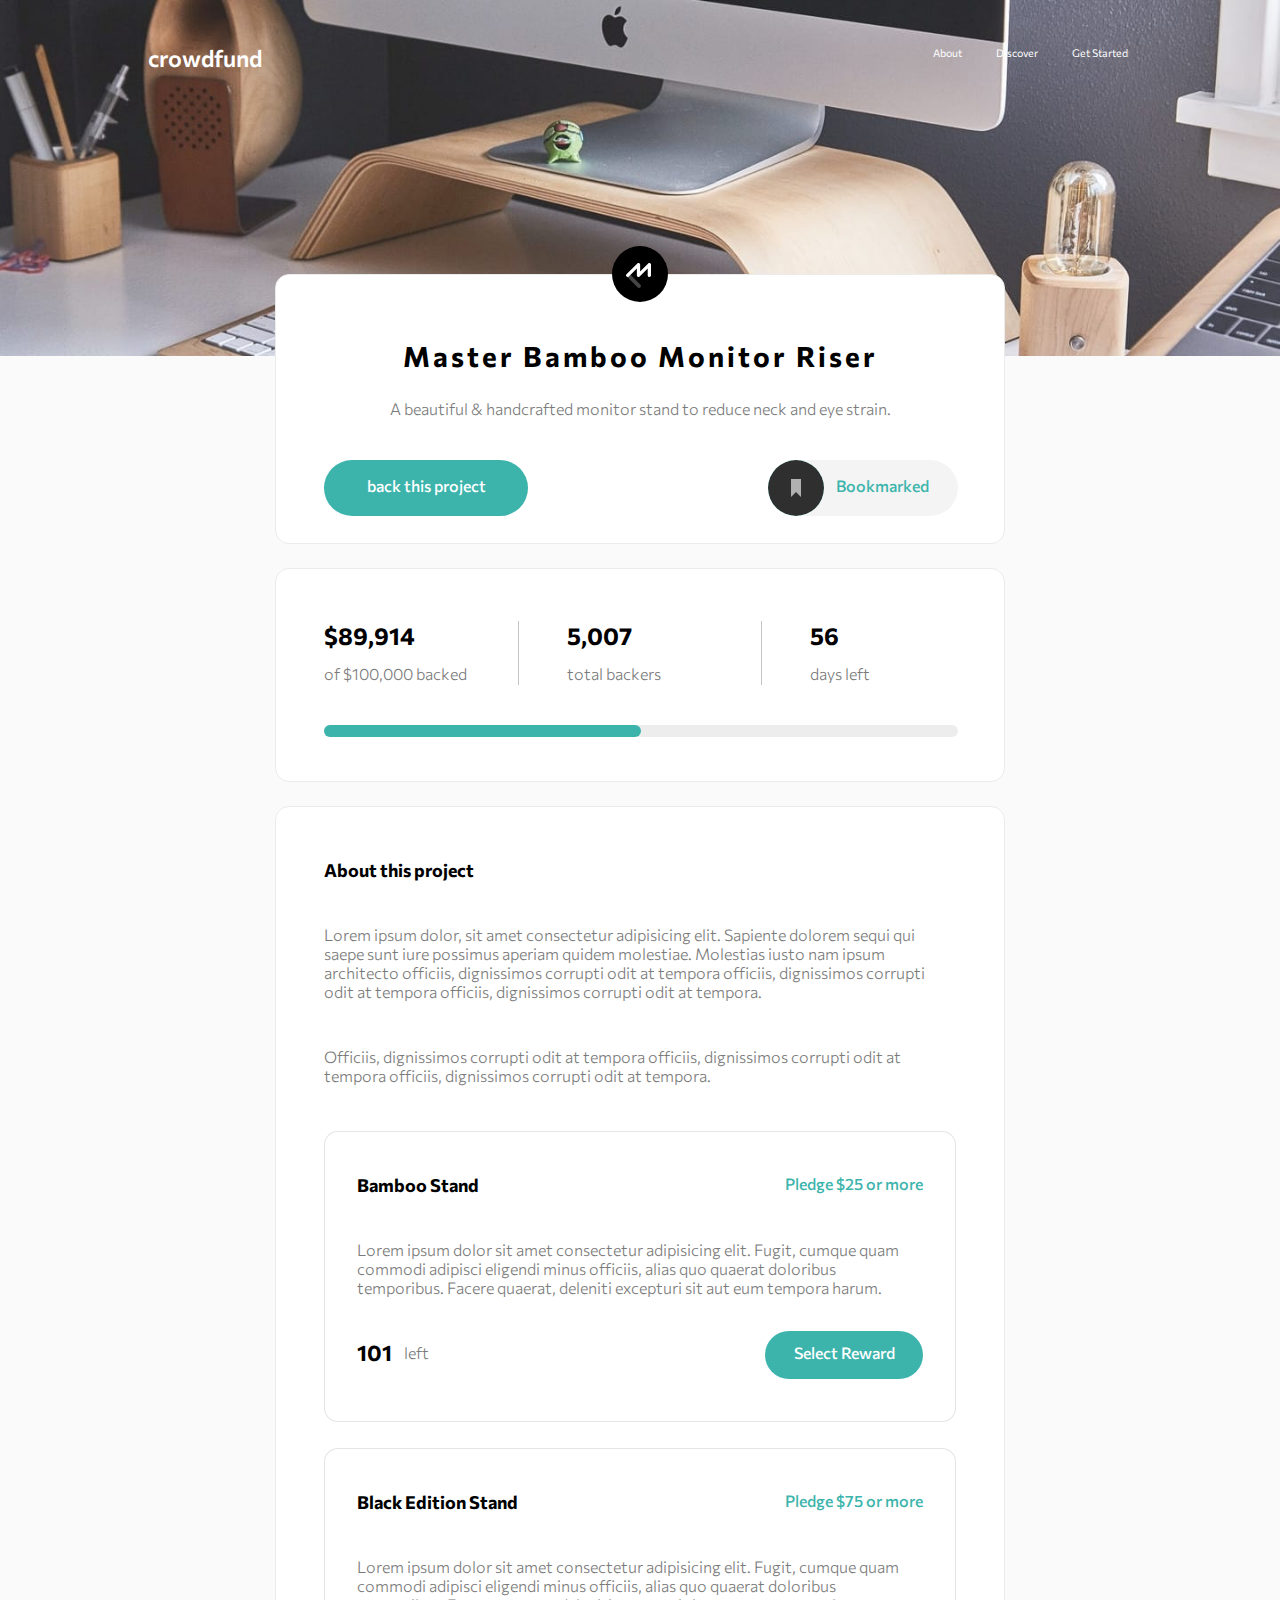
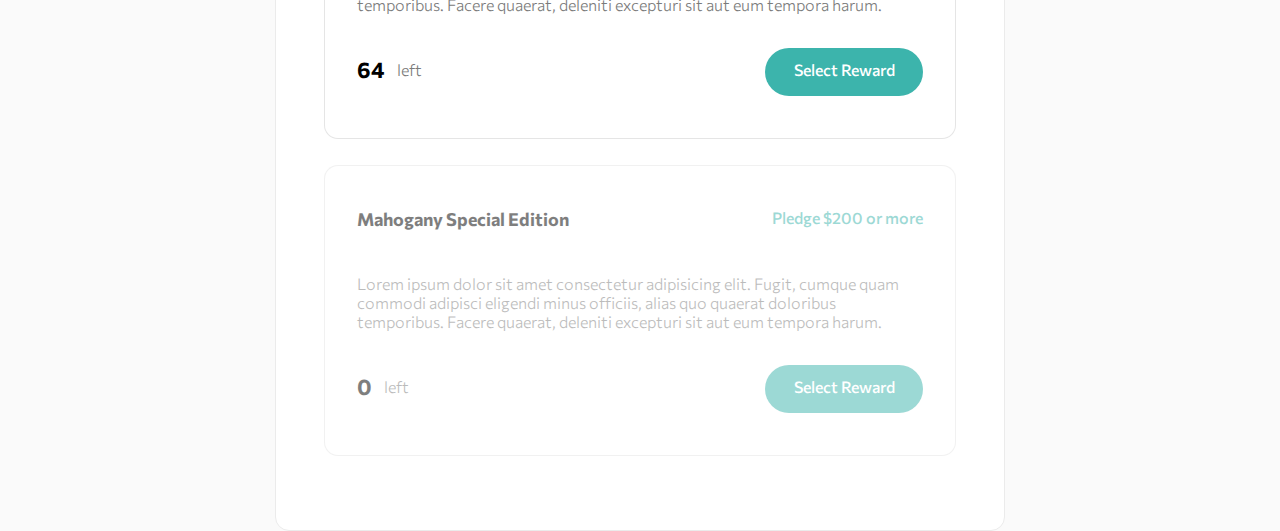
<file: index.html>
<!DOCTYPE html>
<html lang="en">
<head>
    <meta charset="UTF-8">
    <meta http-equiv="X-UA-Compatible" content="IE=edge">
    <meta name="viewport" content="width=device-width, initial-scale=1.0">
    <title>Crowd Funding Product Page</title>
    <link rel="stylesheet" href="app/css/style.css"> 
    <link rel="preconnect" href="https://fonts.googleapis.com">
    <link rel="preconnect" href="https://fonts.gstatic.com" crossorigin>
    <link href="https://fonts.googleapis.com/css2?family=Commissioner:wght@300;400;500&display=swap" rel="stylesheet">
</head>
<body>

    <!-- background image and nav bar -->
    <section class="header">
        <nav class="navFlex">
            <div class="item1" id="item1">crowdfund
                <div class="underLine" id="underline1"></div>
            </div>
            <div class="item2" id="item2">About
                <div class="underLine" id="underline2"></div>
            </div>
            <div class="item3" id="item3">Discover
                <div class="underLine" id="underline3"></div>
            </div>
            <div class="item4" id="item4">Get Started
                <div class="underLine last" id="underline4"></div>
            </div>
        </nav>
    </section>

    <!-- the main body -->
    <section class="mainBody">
        <img src="app/images/logo-mastercraft.svg" alt="">
        
        <!-- first title bar -->
        <section class="firstTitleBar">
            <section class="innerElements">
                <h1>Master Bamboo Monitor Riser</h1>
                <p>A beautiful & handcrafted monitor stand to reduce neck and eye strain.</p>
                
                <div class="firstTitleBarFlexContainer">
                    
                    <div class="backThisProject" onclick="openActiveModel()">
                        <p>back this project</p>
                    </div>

                    <!-- <div class="bookmarked"> -->
                    <div class="bookmarked" onclick="bookmarkedButton()">
                        <div class="bmlogo"></div>
                        <p>Bookmarked</p>
                    </div>

                </div>
            </section>
        </section>

        <!-- second title bar -->
        <section class="secondTitleBar">
            <section class="secondTitleBarFlex">
                <section class="secTitBarFlexItem">
                    <h1>$89,914</h1>
                    <p>of $100,000 backed</p>
                </section>
                <section class="secTitBarFlexItem">
                    <h1>5,007</h1>
                    <p>total backers</p>
                </section>
                <section class="secTitBarFlexItem last">
                    <h1>56</h1>
                    <p>days left</p>
                </section>
            </section>
            <section>
                <section class="grayBar">
                    <section class="greenBar"></section>
                </section>
            </section>
        </section>
        
        <!-- about this project  -->

        <section class="aboutThisProject">
            <h1>About this project</h1>
            <p>Lorem ipsum dolor, sit amet consectetur adipisicing elit. Sapiente dolorem sequi qui saepe sunt iure possimus aperiam quidem molestiae. Molestias iusto nam ipsum architecto officiis, dignissimos corrupti odit at tempora officiis, dignissimos corrupti odit at tempora officiis, dignissimos corrupti odit at tempora.</p>
            <p>Officiis, dignissimos corrupti odit at tempora officiis, dignissimos corrupti odit at tempora officiis, dignissimos
            corrupti odit at tempora.</p>

            <section class="mainProductBar">

                <!-- first bar  -->
                <section class="flex">
                    <h1>Bamboo Stand</h1>
                    <p>Pledge $25 or more</p>
                </section>
                <p class="para">Lorem ipsum dolor sit amet consectetur adipisicing elit. Fugit, cumque quam commodi adipisci eligendi minus officiis, alias quo quaerat doloribus temporibus. Facere quaerat, deleniti excepturi sit aut eum tempora harum.</p>
                <section class="secFlex">
                    <h1>101</h1>
                    <p>left</p>
                    <div onclick="openActiveModel()">
                        <p>Select Reward</p>
                    </div>
                </section>

            </section>


            <!-- second bar -->
            <section class="mainProductBar">
                <section class="flex">
                    <h1>Black Edition Stand</h1>
                    <p>Pledge $75 or more</p>
                </section>
                <p class="para">Lorem ipsum dolor sit amet consectetur adipisicing elit. Fugit, cumque quam commodi adipisci eligendi
                    minus officiis, alias quo quaerat doloribus temporibus. Facere quaerat, deleniti excepturi sit aut eum tempora
                    harum.</p>
                <section class="secFlex">
                    <h1>64</h1>
                    <p>left</p>
                    <div onclick="openActiveModel()">
                        <p>Select Reward</p>
                    </div>
                </section>

            </section>

            <!-- third bar  -->
            <section class="mainProductBar last">
                <section class="flex">
                    <h1>Mahogany Special Edition</h1>
                    <p>Pledge $200 or more</p>
                </section>
                <p class="para">Lorem ipsum dolor sit amet consectetur adipisicing elit. Fugit, cumque quam commodi adipisci eligendi
                    minus officiis, alias quo quaerat doloribus temporibus. Facere quaerat, deleniti excepturi sit aut eum tempora
                    harum.</p>
                <section class="secFlex">
                    <h1>0</h1>
                    <p>left</p>
                    <div>
                        <p>Select Reward</p>
                    </div>
                </section>
            </section>


        </section>
    </section>

    <!-- active state model default -->
    <section class="activeState hide">
        <section class="optionsDiv">
            <img src="app/images/icon-close-modal.svg" onclick="closeActiveModel()">
            <h1>Back this project</h1>
            <p>Lorem ipsum dolor sit amet consectetur adipisicing elit. Consequuntur repellendus facere alias, blanditiis voluptatem, quaerat, cupiditate vitae obcaecati nam provident harum quasi voluptatum similique ut ipsa quisquam ullam molestias tempora!</p>
 
            <!-- acive model first selector bar  -->
            <section class="activeModelBar" id="firstActiveBar" >
                <section class="clickable" onclick="activeBarToggle(0)"></section>

                <section class="flex">
                    <section class="bar">
                        <section class="barClicked hide"></section>
                    </section>
                    <h1 class="h1First">Bamboo Stand</h1>
                    <p class="pFirst ">Pledge $25 or more</p>
                    <h1 class="h1Sec">101</h1>
                    <p class="pSec">left</p>
                </section>
                <p>Lorem ipsum dolor, sit amet consectetur adipisicing elit. Laboriosam laudantium amet voluptatem hic consequatur! Ipsam corrupti harum error pariatur.</p>


                <section class="line hide"></section>

                <section class="toHideSection hide">

                    <section class="flexSec">
                        <input type="number" placeholder="Enter your pledge">
                        <!-- <p class="first">Enter your pledge</p> -->
                        <section class="moneyBtn flexMonBtn">
                            <h1>$</h1>
                            <p>25</p>
                        </section>
                        <section class="continueBtn">
                            <p>Continue</p>
                        </section>
                    </section>
                </section>

            </section>


            <!-- acive model second selector bar  -->
            <section class="activeModelBar">
                <section class="clickable" onclick="activeBarToggle(1)"></section>
            
                <section class="flex">
                    <section class="bar">
                        <section class="barClicked hide"></section>
                    </section>
                    <h1 class="h1First">Black Edition Stand</h1>
                    <p class="pFirst ">Pledge $75 or more</p>
                    <h1 class="h1Sec">64</h1>
                    <p class="pSec">left</p>
                </section>
                <p>Lorem ipsum dolor, sit amet consectetur adipisicing elit. Laboriosam laudantium amet voluptatem hic consequatur!
                    Ipsam corrupti harum error pariatur.</p>
            
            
                <section class="line hide"></section>
            
                <section class="toHideSection hide">
            
                    <section class="flexSec">
                        <input type="number" placeholder="Enter your pledge">
                        <!-- <p class="first">Enter your pledge</p> -->
                        <section class="moneyBtn flexMonBtn">
                            <h1>$</h1>
                            <p>75</p>
                        </section>
                        <section class="continueBtn">
                            <p>Continue</p>
                        </section>
                    </section>
                </section>
            
            </section>
        
            <!-- acive model third selector bar  -->
            <section class="activeModelBar">
                <section class="clickable" onclick="activeBarToggle(2)"></section>
            
                <section class="flex">
                    <section class="bar">
                        <section class="barClicked hide"></section>
                    </section>
                    <h1 class="h1First">Pledge with no reward</h1>
                    <p class="pFirst "></p>
                    <h1 class="h1Sec"></h1>
                    <p class="pSec"></p>
                </section>
                <p>Lorem ipsum dolor, sit amet consectetur adipisicing elit. Laboriosam laudantium amet voluptatem hic consequatur!
                    Ipsam corrupti harum error pariatur.</p>
            
            
                <section class="line hide"></section>
            
                <section class="toHideSection hide">
            
                    <section class="flexSec">
                        <input type="number" placeholder="Enter your pledge">
                        <!-- <p class="first">Enter your pledge</p> -->
                        <section class="moneyBtn flexMonBtn">
                            <h1>$</h1>
                            <p>any</p>
                        </section>
                        <section class="continueBtn">
                            <p>Continue</p>
                        </section>
                    </section>
                </section>
            
            </section>


        </section>
    </section>



    <script src="app/javascript/script.js"></script>
</body>
</html>
</file>
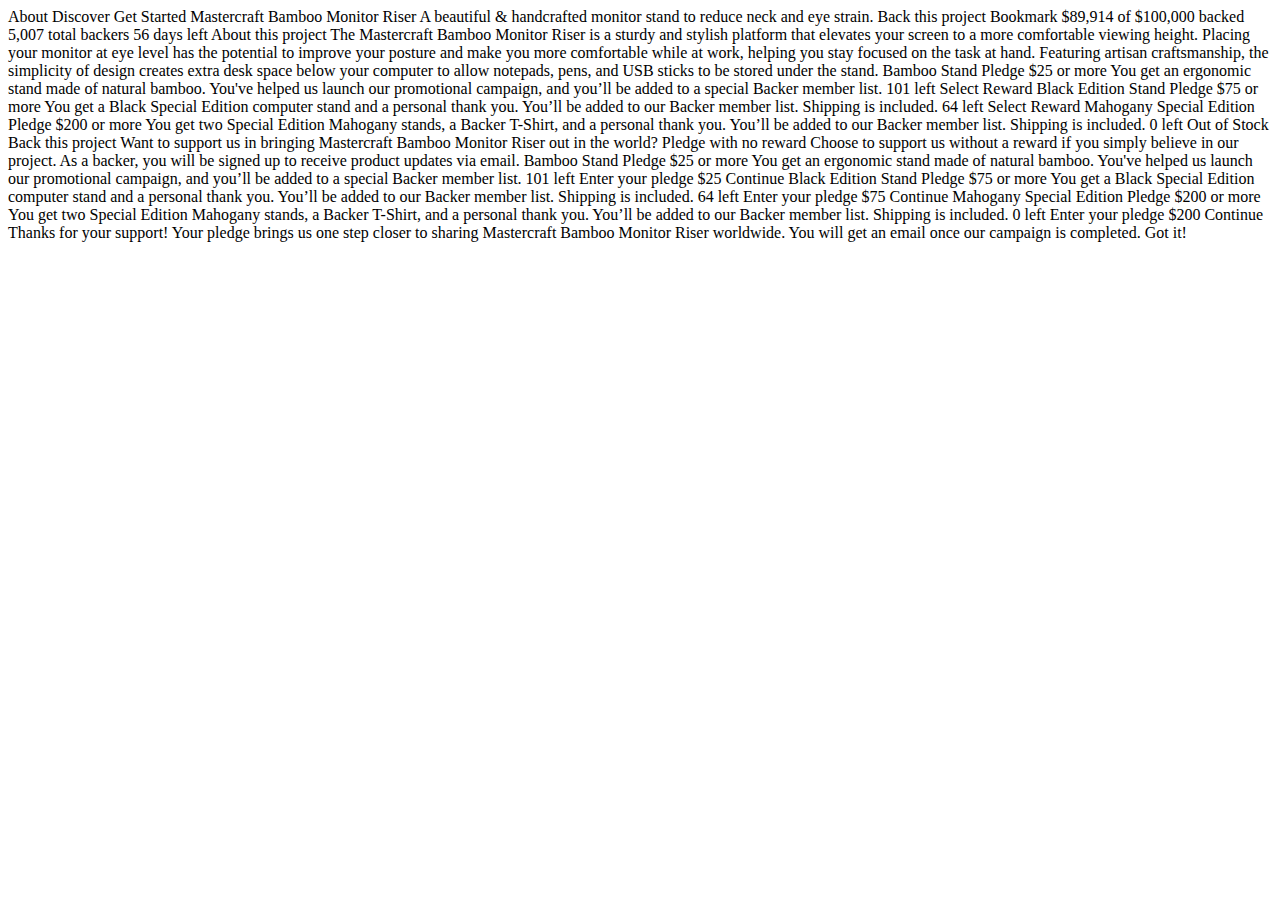
<file: components/index.html>
<!DOCTYPE html>
<html lang="en">
<head>
  <meta charset="UTF-8">
  <meta name="viewport" content="width=device-width, initial-scale=1.0"> <!-- displays site properly based on user's device -->

  <link rel="icon" type="image/png" sizes="32x32" href="./images/favicon-32x32.png">
  
  <title>Frontend Mentor | Crowdfunding product page</title>

  <!-- Feel free to remove these styles or customise in your own stylesheet 👍 -->
  <style>
    .attribution { font-size: 11px; text-align: center; }
    .attribution a { color: hsl(228, 45%, 44%); }
  </style>
</head>
<body>
  About
  Discover
  Get Started

  Mastercraft Bamboo Monitor Riser
  A beautiful & handcrafted monitor stand to reduce neck and eye strain.

  Back this project
  Bookmark

  $89,914 of $100,000 backed
  5,007 total backers
  56 days left

  About this project

  The Mastercraft Bamboo Monitor Riser is a sturdy and stylish platform that elevates your screen 
  to a more comfortable viewing height. Placing your monitor at eye level has the potential to improve 
  your posture and make you more comfortable while at work, helping you stay focused on the task at hand.

  Featuring artisan craftsmanship, the simplicity of design creates extra desk space below your computer 
  to allow notepads, pens, and USB sticks to be stored under the stand.
  
  Bamboo Stand
  Pledge $25 or more
  You get an ergonomic stand made of natural bamboo. You've helped us launch our promotional campaign, and 
  you’ll be added to a special Backer member list.
  101 left
  Select Reward

  Black Edition Stand
  Pledge $75 or more
  You get a Black Special Edition computer stand and a personal thank you. You’ll be added to our Backer 
  member list. Shipping is included.
  64 left
  Select Reward

  Mahogany Special Edition
  Pledge $200 or more
  You get two Special Edition Mahogany stands, a Backer T-Shirt, and a personal thank you. You’ll be added 
  to our Backer member list. Shipping is included.
  0 left
  Out of Stock

  <!-- Selection modal start -->

  Back this project
  Want to support us in bringing Mastercraft Bamboo Monitor Riser out in the world?

  Pledge with no reward
  Choose to support us without a reward if you simply believe in our project. As a backer, 
  you will be signed up to receive product updates via email.

  Bamboo Stand
  Pledge $25 or more
  You get an ergonomic stand made of natural bamboo. You've helped us launch our promotional campaign, and
  you’ll be added to a special Backer member list.
  101 left

  <!-- Selected pledge start -->
  Enter your pledge
  $25
  Continue
  <!-- Selected pledge end -->

  Black Edition Stand
  Pledge $75 or more
  You get a Black Special Edition computer stand and a personal thank you. You’ll be added to our Backer
  member list. Shipping is included.
  64 left

  <!-- Selected pledge start -->
  Enter your pledge
  $75
  Continue
  <!-- Selected pledge end -->

  Mahogany Special Edition
  Pledge $200 or more
  You get two Special Edition Mahogany stands, a Backer T-Shirt, and a personal thank you. You’ll be added
  to our Backer member list. Shipping is included.
  0 left

  <!-- Selected pledge  start -->
  Enter your pledge
  $200
  Continue
  <!-- Selected pledge end -->

  <!-- Selection modal end -->

  <!-- Success modal start -->

  Thanks for your support!
  Your pledge brings us one step closer to sharing Mastercraft Bamboo Monitor Riser worldwide. You will get
  an email once our campaign is completed.
  Got it!

  <!-- Success modal end -->
</body>
</html>
</file>
<file: app/css/style.css>
@import "init.css";
@import "variables.css";
@import "header.css";
@import "mainBody.css";
@import "aboutThisProject.css";
@import "firstTitleBar.css";
@import "secondTitleBar.css";
@import "activeStateModelDefault.css";
</file>
